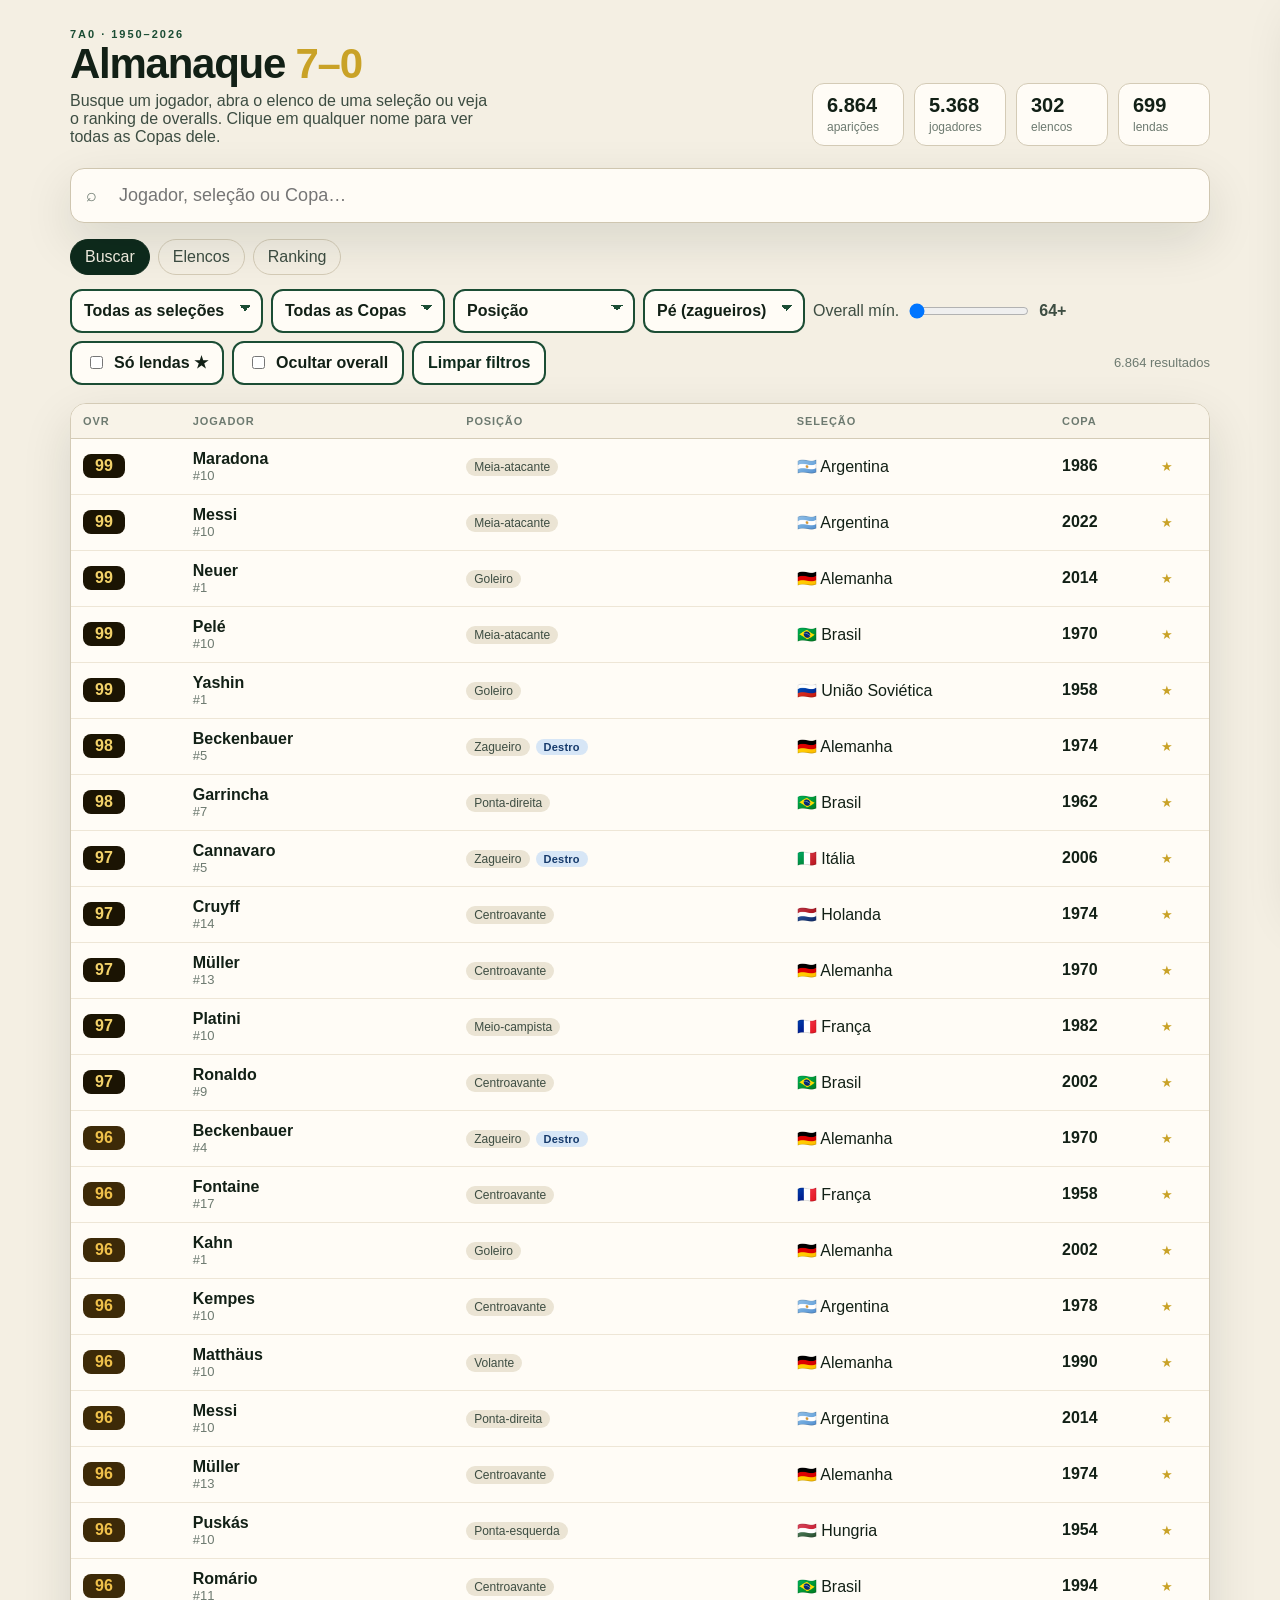
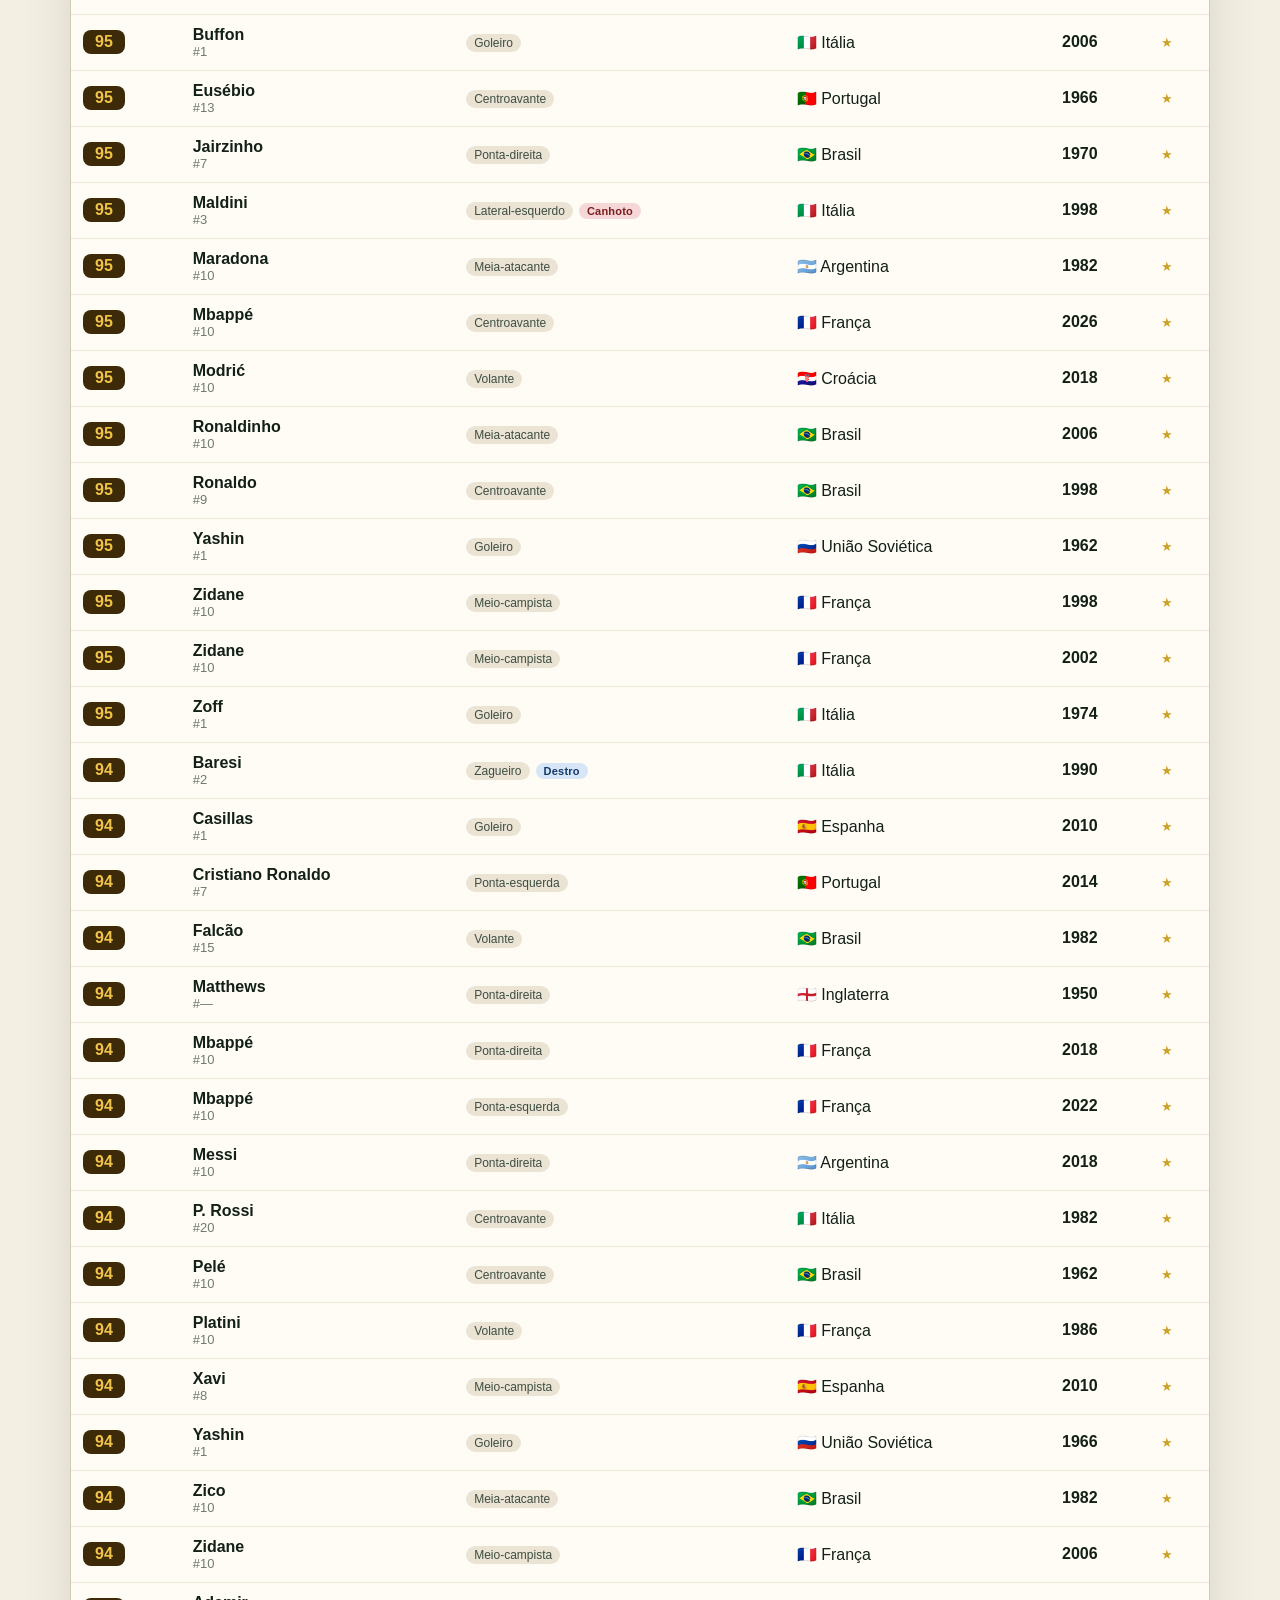
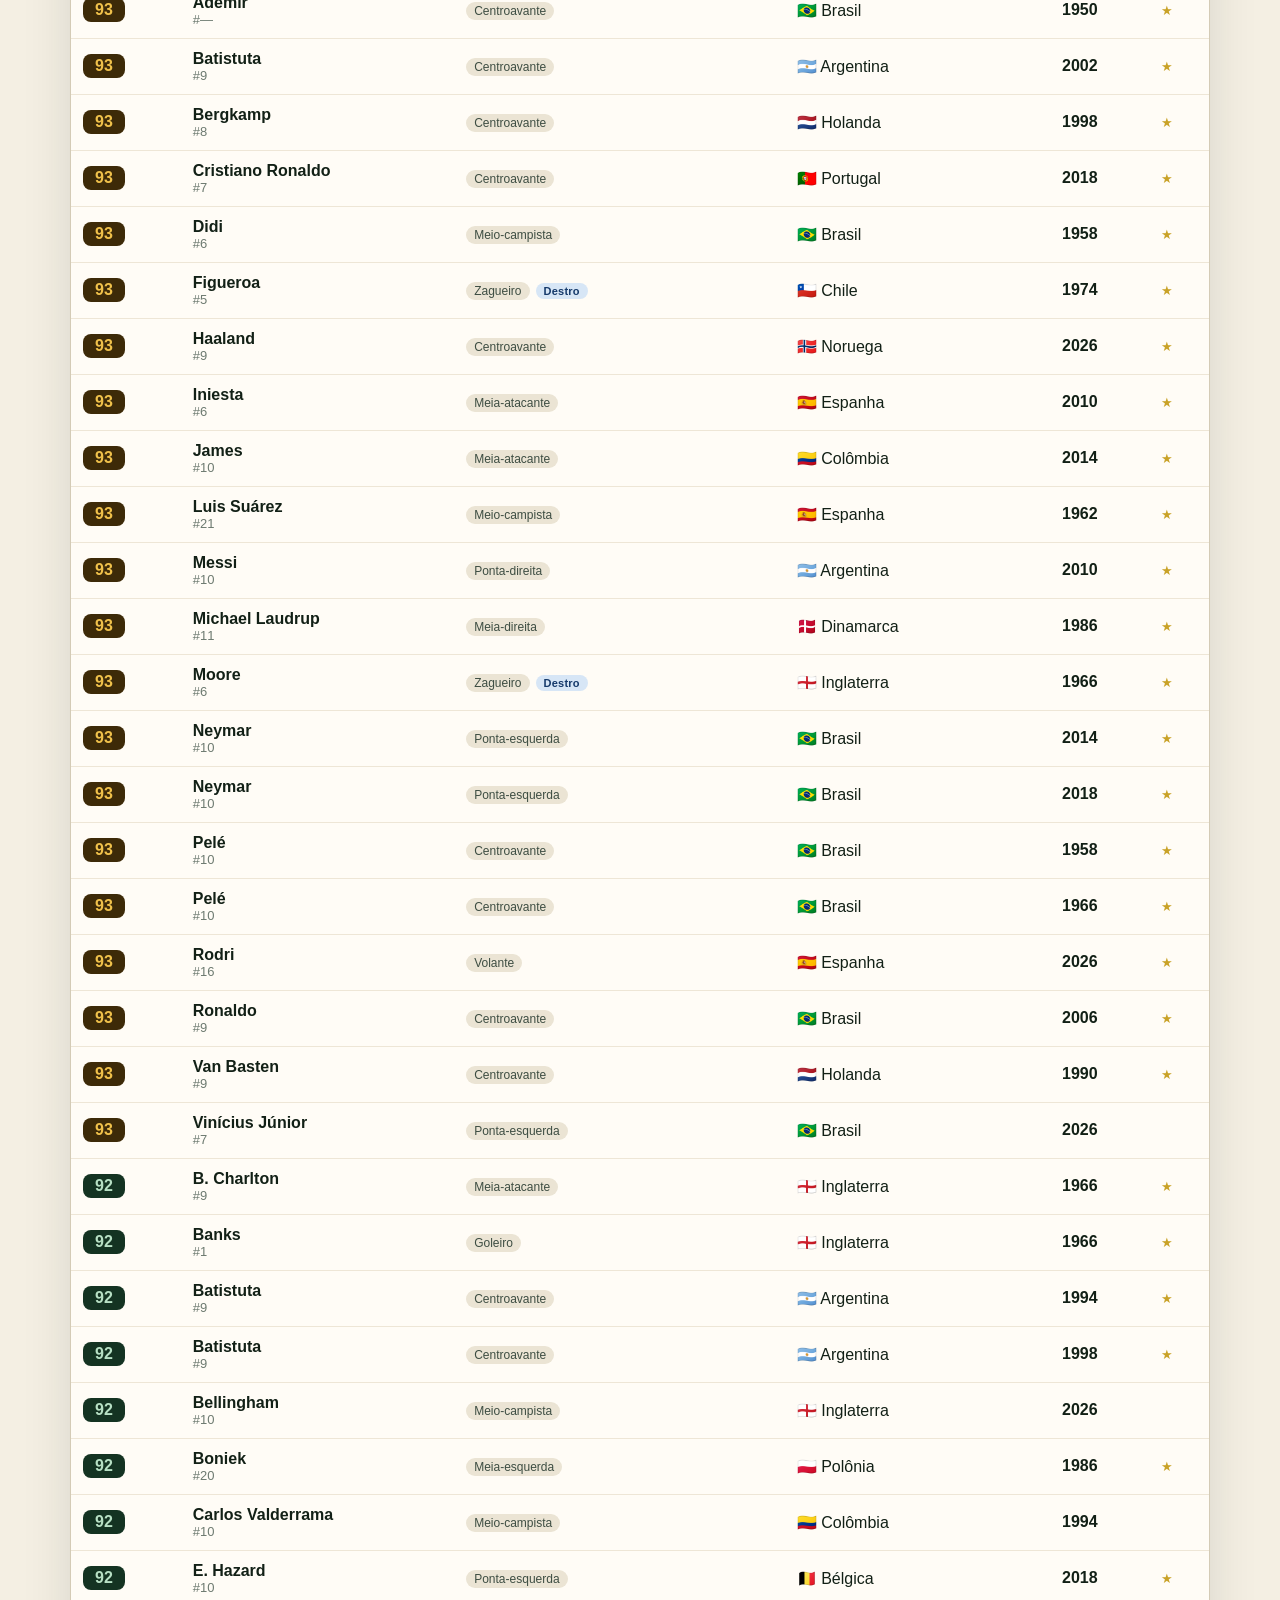
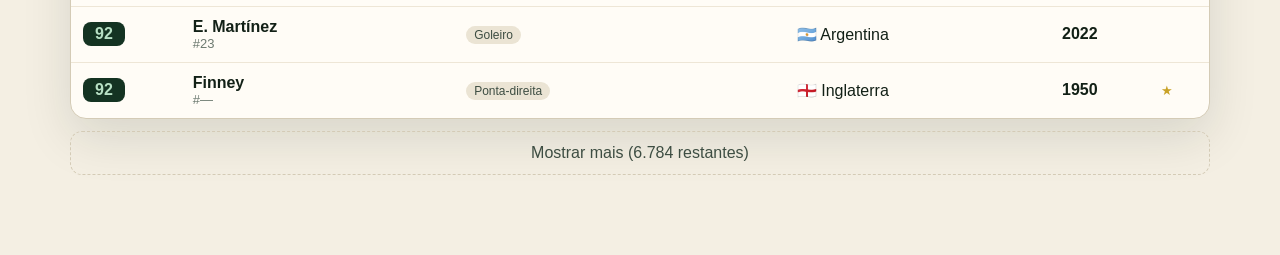
<file: index.html>
<!DOCTYPE html>
<html lang="pt-BR">
<head>
  <meta charset="utf-8" />
  <meta http-equiv="refresh" content="0;url=consultar.html" />
  <link rel="canonical" href="consultar.html" />
  <title>Almanaque 7a0</title>
</head>
<body>
  <p><a href="consultar.html">Abrir o almanaque</a></p>
</body>
</html>
</file>
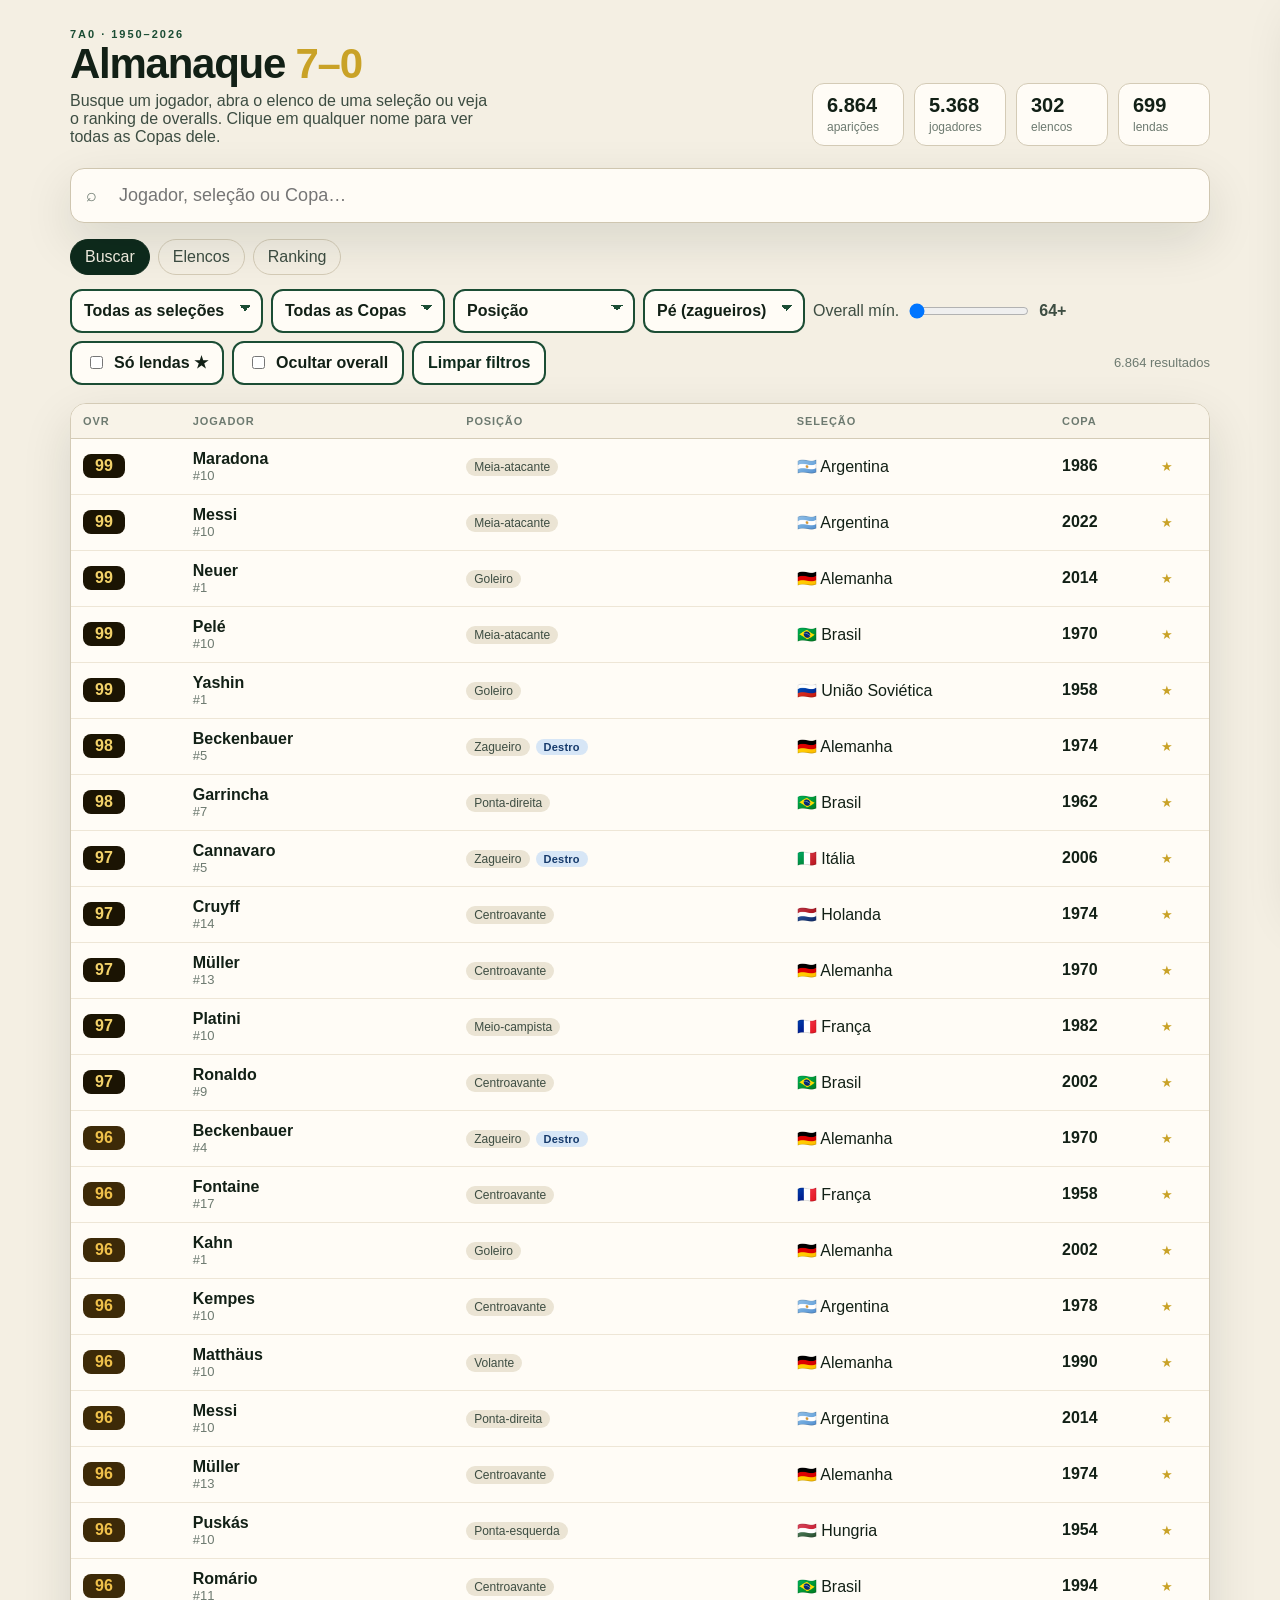
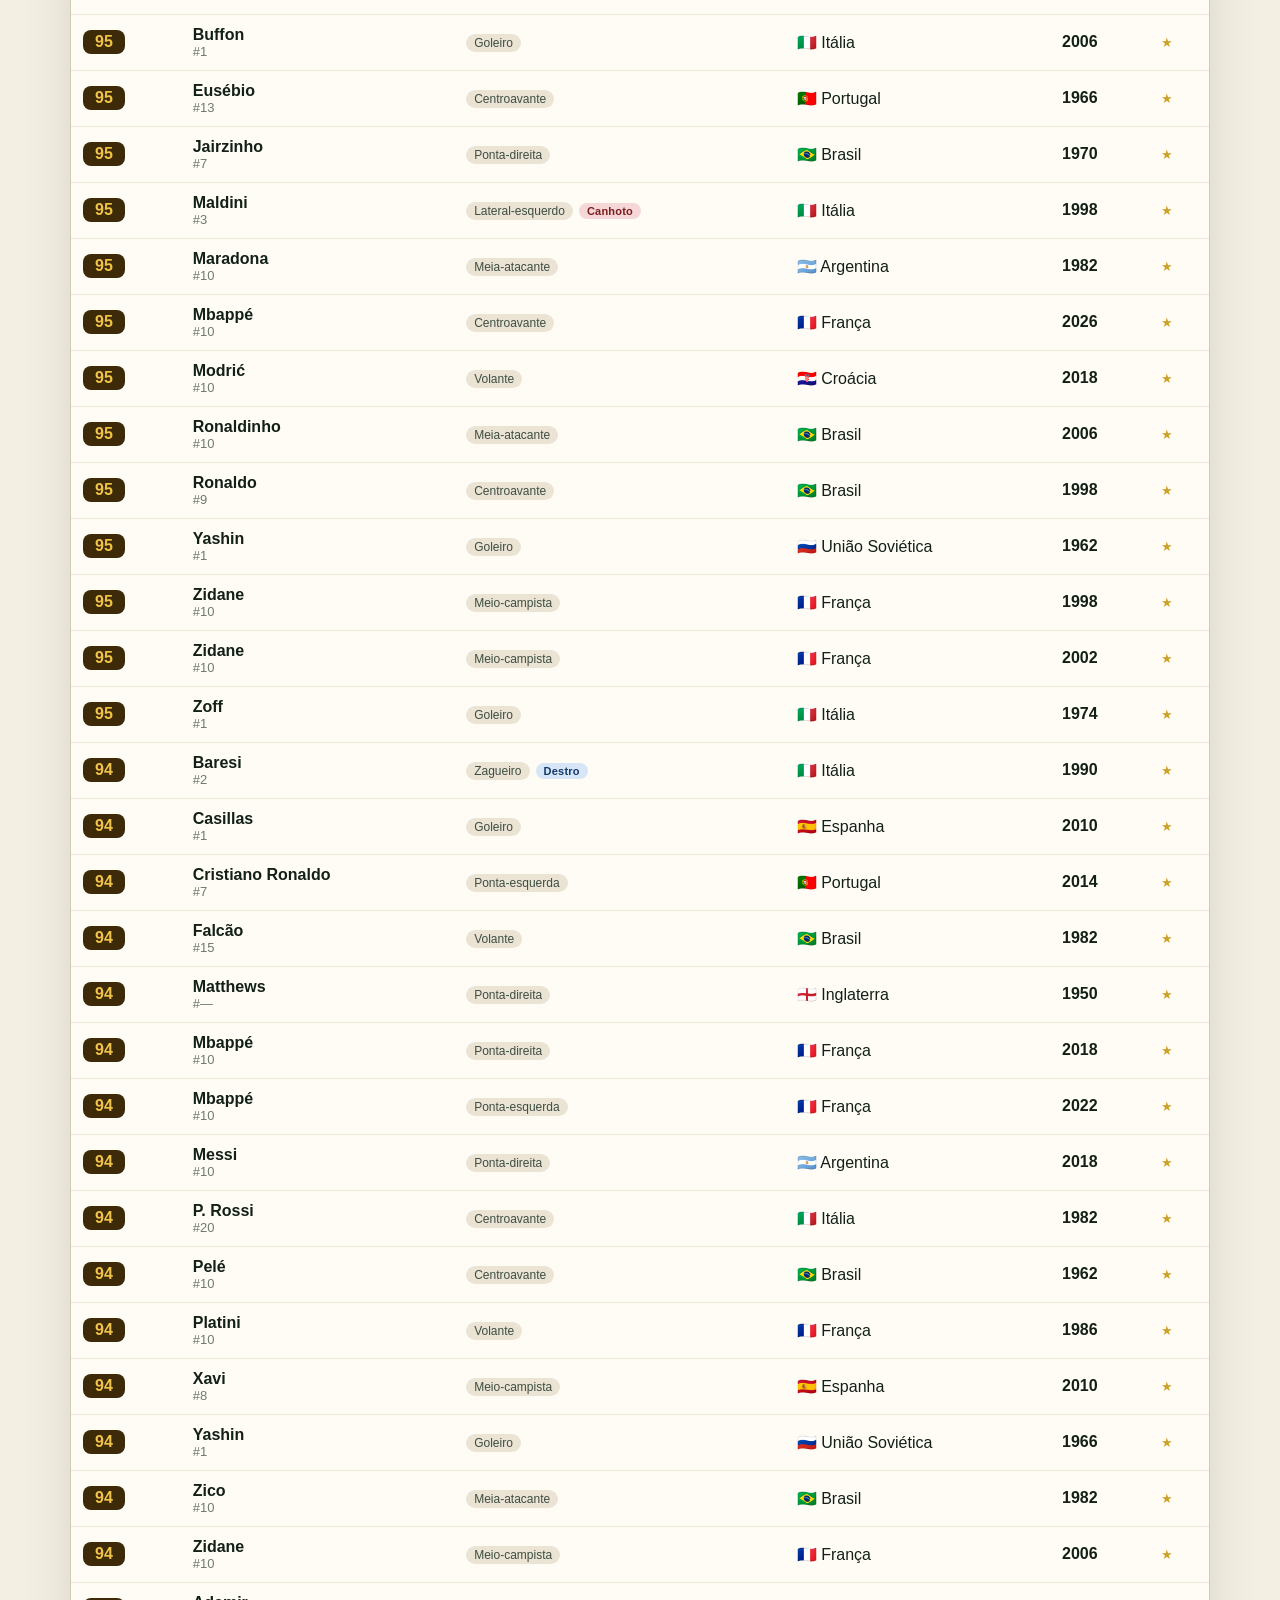
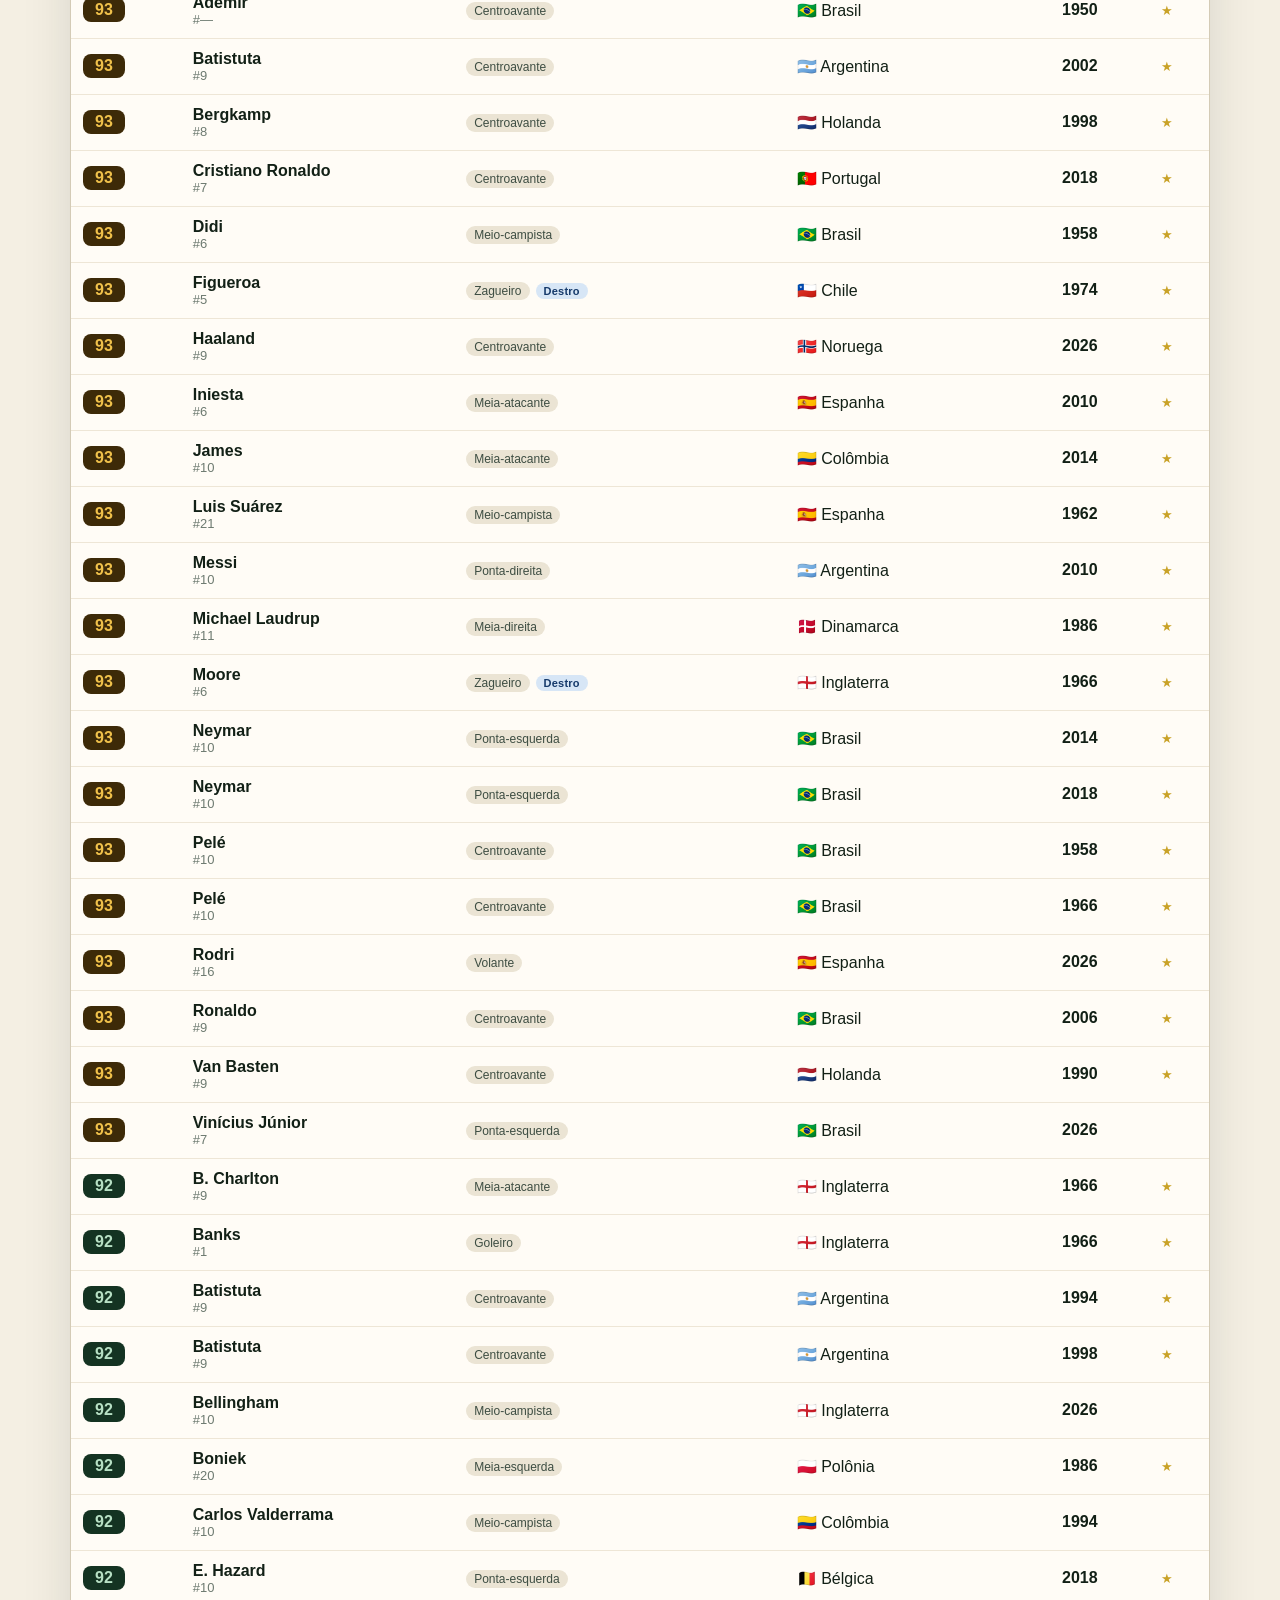
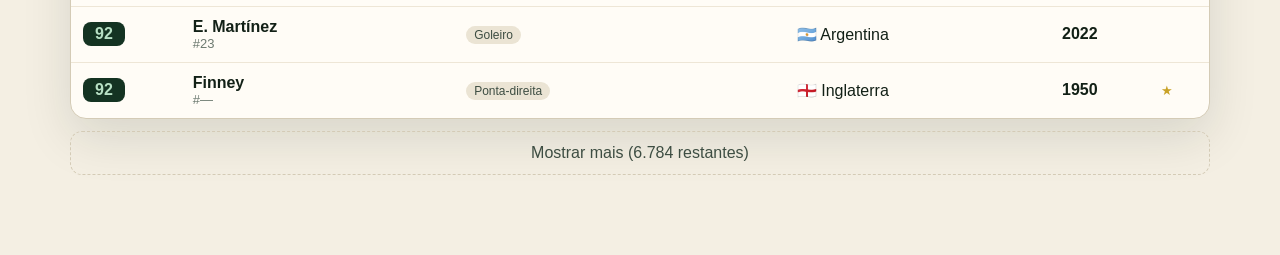
<file: consultar.html>
<!DOCTYPE html>
<html lang="pt-BR">
<head>
  <meta charset="utf-8" />
  <meta name="viewport" content="width=device-width, initial-scale=1, viewport-fit=cover" />
  <meta name="theme-color" content="#0e2a1c" />
  <meta name="apple-mobile-web-app-capable" content="yes" />
  <meta name="apple-mobile-web-app-status-bar-style" content="black-translucent" />
  <meta name="mobile-web-app-capable" content="yes" />
  <meta name="apple-mobile-web-app-title" content="Almanaque 7a0" />
  <title>Almanaque 7a0 — consultar overalls</title>
  <link rel="manifest" href="explorer/manifest.webmanifest" />
  <link rel="stylesheet" href="explorer/styles.css?v=10" />
</head>
<body>
  <div class="app">
    <header class="top">
      <div class="brand">
        <div class="eyebrow">7a0 · 1950–2026</div>
        <h1>Almanaque <span>7–0</span></h1>
        <p>Busque um jogador, abra o elenco de uma seleção ou veja o ranking de overalls. Clique em qualquer nome para ver todas as Copas dele.</p>
      </div>
      <div class="stats">
        <div class="stat"><b id="stat-players">—</b><span>aparições</span></div>
        <div class="stat"><b id="stat-unique">—</b><span>jogadores</span></div>
        <div class="stat"><b id="stat-squads">—</b><span>elencos</span></div>
        <div class="stat"><b id="stat-legends">—</b><span>lendas</span></div>
      </div>
    </header>

    <div class="chrome">
      <div class="search-wrap">
        <span class="lens" aria-hidden="true">⌕</span>
        <input id="q" type="search" enterkeyhint="search" placeholder="Jogador, seleção ou Copa…" />
      </div>

      <nav class="tabs" role="tablist">
        <button class="tab active" data-view="buscar">Buscar</button>
        <button class="tab" data-view="elencos">Elencos</button>
        <button class="tab" data-view="ranking">Ranking</button>
      </nav>

      <div class="filters" id="filters">
        <select id="f-team"><option value="">Todas as seleções</option></select>
        <select id="f-cup"><option value="">Todas as Copas</option></select>
        <select id="f-pos"><option value="">Posição</option></select>
        <select id="f-foot">
          <option value="">Pé (zagueiros)</option>
          <option value="destro">Destro</option>
          <option value="canhoto">Canhoto</option>
          <option value="ambos">Ambos</option>
        </select>
        <label class="ovr-range">Overall mín. <input id="f-ovr" type="range" min="64" max="99" value="64" /> <b id="f-ovr-label">64+</b></label>
        <label class="chk"><input id="f-legends" type="checkbox" /> Só lendas ★</label>
        <label class="chk"><input id="f-hide-ovr" type="checkbox" /> Ocultar overall</label>
        <button type="button" class="clear-btn" id="f-clear">Limpar filtros</button>
        <span class="count" id="count"></span>
      </div>
    </div>

    <main id="main"></main>
  </div>

  <div class="drawer-bg" id="drawer-bg"></div>
  <aside class="drawer" id="drawer"></aside>

  <script src="explorer/data.js"></script>
  <script src="explorer/app.js?v=10"></script>
  <script>
    if ("serviceWorker" in navigator) {
      navigator.serviceWorker.register("./sw.js");
    }
  </script>
</body>
</html>
</file>
<file: explorer/styles.css>
:root {
  --paper: #f4efe3;
  --paper-2: #ebe4d4;
  --ink: #122016;
  --ink-soft: #3d4d42;
  --muted: #6d7a70;
  --line: #d4cbb6;
  --green: #1b4d34;
  --green-2: #0e2a1c;
  --gold: #c9a227;
  --gold-soft: #f3e4b0;
  --white: #fffcf6;
  --shadow: 0 18px 50px rgba(18, 32, 22, 0.12);
  --radius: 16px;
}

* { box-sizing: border-box; }
html, body { margin: 0; padding: 0; }
body {
  font-family: "Segoe UI", "Trebuchet MS", Georgia, sans-serif;
  background:
    radial-gradient(1200px 500px at 10% -10%, #e7d7a8 0%, transparent 50%),
    var(--paper);
  color: var(--ink);
  min-height: 100vh;
}

button, input, select { font: inherit; }
button { cursor: pointer; touch-action: manipulation; }
select, input[type="search"], input[type="text"] { font-size: 16px; }

.app { max-width: 1180px; margin: 0 auto; padding: 28px 20px 80px; }

.top {
  display: flex;
  justify-content: space-between;
  gap: 24px;
  align-items: flex-end;
  margin-bottom: 22px;
}
.brand .eyebrow {
  letter-spacing: 0.18em;
  text-transform: uppercase;
  font-size: 11px;
  color: var(--green);
  font-weight: 700;
}
.brand h1 {
  margin: 4px 0 0;
  font-size: 42px;
  line-height: 0.95;
  letter-spacing: -0.03em;
}
.brand h1 span { color: var(--gold); }
.brand p { margin: 8px 0 0; color: var(--ink-soft); max-width: 420px; }
.stats {
  display: flex;
  gap: 10px;
  flex-wrap: wrap;
  justify-content: flex-end;
}
.stat {
  background: var(--white);
  border: 1px solid var(--line);
  border-radius: 12px;
  padding: 10px 14px;
  min-width: 92px;
}
.stat b { display: block; font-size: 20px; }
.stat span { color: var(--muted); font-size: 12px; }

.search-wrap { position: relative; margin: 8px 0 16px; }
.search-wrap input {
  width: 100%;
  border: 1px solid #cfc6b0;
  background: var(--white);
  border-radius: 14px;
  padding: 16px 18px 16px 48px;
  font-size: 18px;
  outline: none;
  box-shadow: var(--shadow);
}
.search-wrap input:focus { border-color: var(--green); }
.search-wrap .lens {
  position: absolute;
  left: 16px;
  top: 50%;
  transform: translateY(-50%);
  color: var(--muted);
  font-size: 18px;
}

.tabs {
  display: flex;
  gap: 8px;
  margin-bottom: 14px;
}
.tab {
  border: 1px solid var(--line);
  background: transparent;
  border-radius: 999px;
  padding: 8px 14px;
  color: var(--ink-soft);
}
.tab.active {
  background: var(--green-2);
  color: #f4efe3;
  border-color: var(--green-2);
}

.filters {
  display: flex;
  flex-wrap: wrap;
  gap: 8px;
  align-items: center;
  margin-bottom: 18px;
}
.clear-btn {
  position: relative;
  z-index: 6;
  flex: 0 0 auto;
  min-height: 44px;
  padding: 10px 14px;
  border: 2px solid var(--green);
  border-radius: 12px;
  background: var(--white);
  color: var(--green-2);
  font-weight: 700;
  cursor: pointer;
  touch-action: manipulation;
}
.clear-btn:hover { background: var(--paper-2); }
.filters select {
  appearance: none;
  -webkit-appearance: none;
  color-scheme: light;
  border: 2px solid var(--green);
  border-radius: 12px;
  padding: 10px 36px 10px 12px;
  min-height: 44px;
  font-weight: 700;
  color: var(--ink);
  background-color: var(--white);
  background-image:
    linear-gradient(45deg, transparent 50%, var(--green) 50%),
    linear-gradient(135deg, var(--green) 50%, transparent 50%);
  background-position:
    calc(100% - 16px) calc(50% - 3px),
    calc(100% - 10px) calc(50% - 3px);
  background-size: 6px 6px, 6px 6px;
  background-repeat: no-repeat;
}
.filters select#f-pos {
  background-color: var(--white);
  color: var(--ink);
  border-color: var(--green);
}
.filters label.chk {
  display: flex;
  gap: 8px;
  align-items: center;
  background-color: var(--white);
  border: 2px solid var(--green);
  border-radius: 12px;
  padding: 10px 14px;
  min-height: 44px;
  font-weight: 700;
  color: var(--ink);
  cursor: pointer;
}
.ovr-range { display: flex; align-items: center; gap: 8px; color: var(--ink-soft); }
.ovr-range input[type="range"] { width: 120px; }
.count { margin-left: auto; color: var(--muted); font-size: 13px; }

.table-wrap {
  background: var(--white);
  border: 1px solid var(--line);
  border-radius: var(--radius);
  overflow: hidden;
  box-shadow: var(--shadow);
}
table { width: 100%; border-collapse: collapse; }
th, td { padding: 11px 12px; text-align: left; }
th {
  font-size: 11px;
  letter-spacing: 0.08em;
  text-transform: uppercase;
  color: var(--muted);
  background: #f8f3e8;
  border-bottom: 1px solid var(--line);
  position: sticky;
  top: 0;
}
tr { cursor: pointer; }
tbody tr + tr td { border-top: 1px solid #eee6d6; }
tbody tr:hover { background: #fff8e6; }
.num { font-variant-numeric: tabular-nums; font-weight: 700; }
.ovr {
  display: inline-flex;
  min-width: 42px;
  justify-content: center;
  border-radius: 8px;
  padding: 3px 8px;
  font-weight: 800;
}
.ovr-99, .ovr-98, .ovr-97 { background: #1b1403; color: #f3d26a; }
.ovr-96, .ovr-95, .ovr-94, .ovr-93 { background: #3d2a08; color: #f0c14b; }
.ovr-92, .ovr-91, .ovr-90, .ovr-89, .ovr-88 { background: #143322; color: #b7e0c4; }
.ovr-87, .ovr-86, .ovr-85, .ovr-84, .ovr-83, .ovr-82, .ovr-81, .ovr-80 { background: #e8f0ea; color: #1b4d34; }
.ovr-low { background: #f0ece3; color: #5c665f; }
.ovr-hidden { background: var(--paper-2); color: var(--muted); }
.star { color: var(--gold); font-size: 13px; }
.name { font-weight: 700; }
.meta { color: var(--muted); font-size: 13px; }
.pos-pill {
  display: inline-block;
  background: var(--paper-2);
  border-radius: 999px;
  padding: 2px 8px;
  font-size: 12px;
  color: var(--ink-soft);
}
.foot-pill {
  display: inline-block;
  border-radius: 999px;
  padding: 2px 8px;
  font-size: 11px;
  font-weight: 700;
  letter-spacing: 0.02em;
  margin-left: 6px;
  white-space: nowrap;
}
.foot-destro { background: #d7e6f6; color: #163a6b; }
.foot-canhoto { background: #f6d7d7; color: #7a1d1d; }
.foot-ambos { background: #e7e3f4; color: #3d2f6b; }

.grid {
  display: grid;
  grid-template-columns: repeat(auto-fill, minmax(210px, 1fr));
  gap: 10px;
}
.card {
  background: var(--white);
  border: 1px solid var(--line);
  border-radius: 14px;
  padding: 14px;
  cursor: pointer;
  text-align: left;
}
.card:hover { border-color: #b9ae93; transform: translateY(-1px); }
.card .flag { font-size: 22px; }
.card h3 { margin: 6px 0 2px; font-size: 18px; }
.card .sub { color: var(--muted); font-size: 13px; }
.cup-row {
  display: flex;
  justify-content: space-between;
  align-items: center;
  gap: 10px;
}
.back {
  border: 0;
  background: none;
  color: var(--green);
  padding: 0 0 12px;
  font-weight: 700;
}

.squad-head {
  display: flex;
  justify-content: space-between;
  align-items: flex-end;
  margin-bottom: 16px;
}
.squad-head h2 { margin: 0; font-size: 32px; }
.line { margin-bottom: 22px; }
.line h3 {
  margin: 0 0 8px;
  font-size: 12px;
  letter-spacing: 0.12em;
  text-transform: uppercase;
  color: var(--muted);
}
.player-row {
  display: grid;
  grid-template-columns: 52px 48px 1fr auto;
  gap: 10px;
  align-items: center;
  background: var(--white);
  border: 1px solid var(--line);
  border-radius: 12px;
  padding: 8px 12px;
  margin-bottom: 6px;
  cursor: pointer;
}
.player-row:hover { background: #fff8e6; }

.more {
  display: block;
  width: 100%;
  margin-top: 12px;
  border: 1px dashed var(--line);
  background: transparent;
  border-radius: 12px;
  padding: 12px;
  color: var(--ink-soft);
}

.drawer-bg {
  position: fixed;
  inset: 0;
  background: rgba(18, 32, 22, 0.35);
  display: none;
}
.drawer-bg.open { display: block; }
.drawer {
  position: fixed;
  top: 0;
  right: 0;
  height: 100%;
  width: min(420px, 100%);
  background: var(--paper);
  border-left: 1px solid var(--line);
  box-shadow: var(--shadow);
  padding: 24px;
  overflow: auto;
  overscroll-behavior: contain;
  -webkit-overflow-scrolling: touch;
  transform: translateX(104%);
  transition: transform .2s ease;
}
.drawer.open { transform: none; }
.drawer h2 { margin: 8px 0 4px; font-size: 32px; }
.career { margin-top: 16px; }
.career-item {
  display: grid;
  grid-template-columns: 64px 1fr auto;
  gap: 10px;
  align-items: center;
  padding: 10px 0;
  border-top: 1px solid var(--line);
}
.close {
  border: 0;
  background: var(--paper-2);
  border-radius: 999px;
  padding: 6px 12px;
  float: right;
}

.empty {
  padding: 40px 16px;
  text-align: center;
  color: var(--muted);
}

@media (max-width: 720px) {
  .app {
    padding: 14px 14px calc(28px + env(safe-area-inset-bottom, 0px));
  }
  .top {
    flex-direction: column;
    align-items: flex-start;
    gap: 12px;
    margin-bottom: 14px;
  }
  .brand h1 { font-size: 30px; }
  .brand p { display: none; }
  .stats {
    width: 100%;
    display: grid;
    grid-template-columns: repeat(4, 1fr);
    gap: 6px;
    justify-content: stretch;
  }
  .stat {
    min-width: 0;
    padding: 8px 6px;
    text-align: center;
  }
  .stat b { font-size: 15px; }
  .stat span { font-size: 10px; }

  .chrome {
    position: sticky;
    top: 0;
    z-index: 20;
    background: var(--paper);
    margin: 0 -14px;
    padding: 8px 14px 10px;
    border-bottom: 1px solid var(--line);
  }
  .search-wrap { margin: 0 0 10px; }
  .search-wrap input {
    padding: 14px 14px 14px 44px;
    font-size: 16px;
    box-shadow: none;
  }
  .tabs {
    width: 100%;
    gap: 6px;
    margin-bottom: 8px;
  }
  .tab {
    flex: 1;
    min-height: 44px;
    padding: 10px 8px;
  }

  .filters {
    margin-bottom: 10px;
  }
  .filters select,
  .filters label.chk,
  .filters label.ovr-range,
  .filters .clear-btn {
    flex: 1 1 calc(50% - 8px);
    min-height: 44px;
    min-width: 0;
    font-size: 16px;
  }
  .ovr-range { width: 100%; flex-basis: 100%; }
  .ovr-range input[type="range"] { flex: 1; width: auto; }
  .count { margin-left: 0; width: 100%; }
  .hide-sm { display: none; }

  .table-wrap {
    background: transparent;
    border: 0;
    box-shadow: none;
    overflow: visible;
  }
  .tbl thead { display: none; }
  .tbl, .tbl tbody { display: block; width: 100%; }
  .tbl tbody tr {
    display: grid;
    gap: 2px 10px;
    align-items: center;
    background: var(--white);
    border: 1px solid var(--line);
    border-radius: 14px;
    padding: 10px 12px;
    margin-bottom: 8px;
    min-height: 56px;
  }
  .tbl td {
    padding: 0;
    border: 0 !important;
  }
  .tbl-search tbody tr { grid-template-columns: 52px 1fr auto; }
  .tbl-search td:nth-child(1) { grid-column: 1; grid-row: 1 / span 3; }
  .tbl-search td:nth-child(2) { grid-column: 2; grid-row: 1; }
  .tbl-search td:nth-child(3) { grid-column: 2; grid-row: 2; }
  .tbl-search td:nth-child(4) { grid-column: 2; grid-row: 3; font-size: 13px; color: var(--muted); }
  .tbl-search td:nth-child(5) { display: none; }
  .tbl-search td:nth-child(6) { grid-column: 3; grid-row: 1; }

  .tbl-rank tbody tr { grid-template-columns: 28px 52px 1fr auto; }
  .tbl-rank td:nth-child(1) { grid-column: 1; grid-row: 1 / span 2; }
  .tbl-rank td:nth-child(2) { grid-column: 2; grid-row: 1 / span 2; }
  .tbl-rank td:nth-child(3) { grid-column: 3; grid-row: 1; }
  .tbl-rank td:nth-child(4) { grid-column: 3; grid-row: 2; }
  .tbl-rank td:nth-child(5) { grid-column: 4; grid-row: 1; }

  .grid { grid-template-columns: 1fr 1fr; gap: 8px; }
  .card { min-height: 88px; padding: 12px; }
  .card h3 { font-size: 16px; }
  .squad-head { align-items: flex-start; }
  .squad-head h2 { font-size: 24px; }
  .back { min-height: 44px; padding: 8px 0 12px; }

  .player-row {
    grid-template-columns: 48px 1fr auto;
    padding: 10px;
    min-height: 56px;
  }
  .player-row > .meta:nth-child(2) { display: none; }
  .player-row > span:last-child {
    display: flex;
    flex-direction: column;
    align-items: flex-end;
    gap: 4px;
  }
  .foot-pill { margin-left: 0; }

  .drawer-bg.open { display: block; }
  .drawer {
    top: auto;
    bottom: 0;
    left: 0;
    right: 0;
    width: 100%;
    height: 88vh;
    height: min(88dvh, 100%);
    border-left: 0;
    border-top: 1px solid var(--line);
    border-radius: 20px 20px 0 0;
    transform: translateY(110%);
    padding: 16px 16px calc(20px + env(safe-area-inset-bottom, 0px));
  }
  .drawer.open { transform: none; }
  .drawer h2 { font-size: 26px; }
  .close {
    float: none;
    min-height: 40px;
    padding: 8px 16px;
  }
  .career-item { grid-template-columns: 52px 1fr auto; }

  .more { min-height: 48px; }
}
</file>
